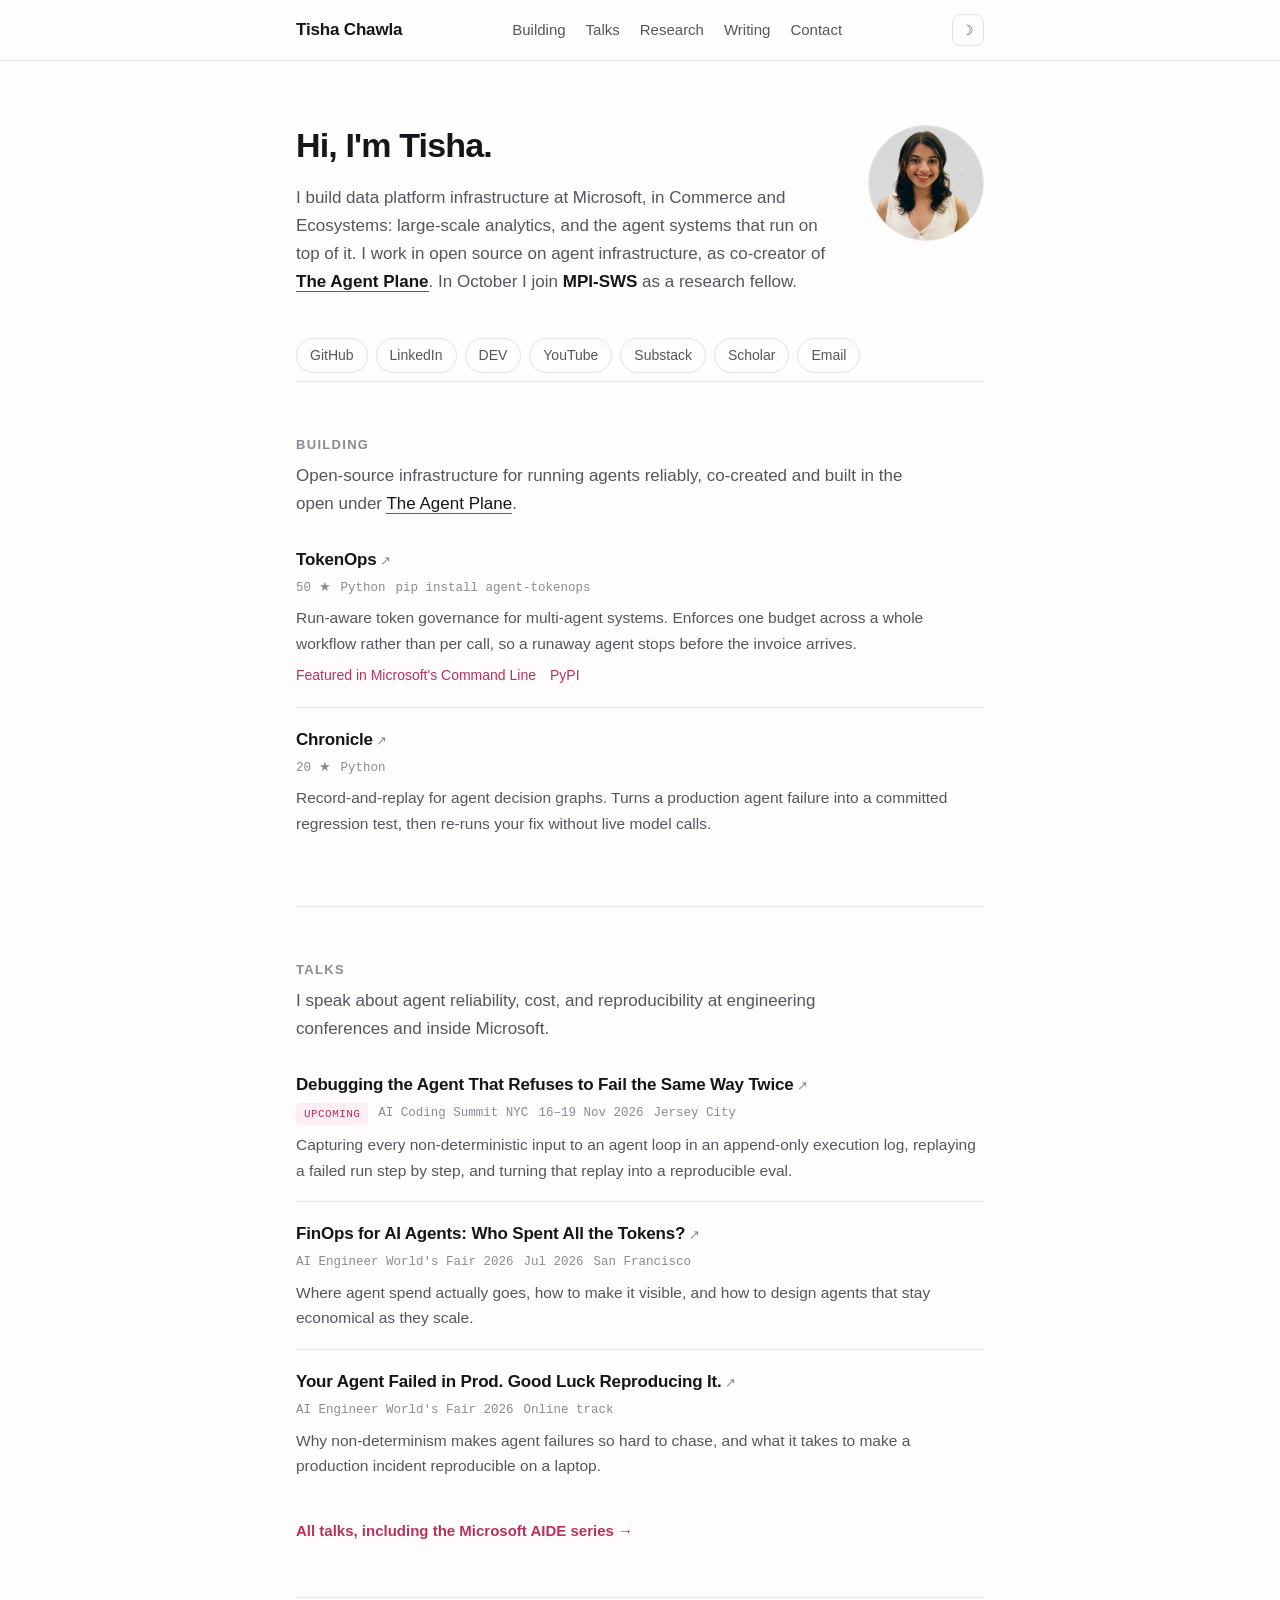
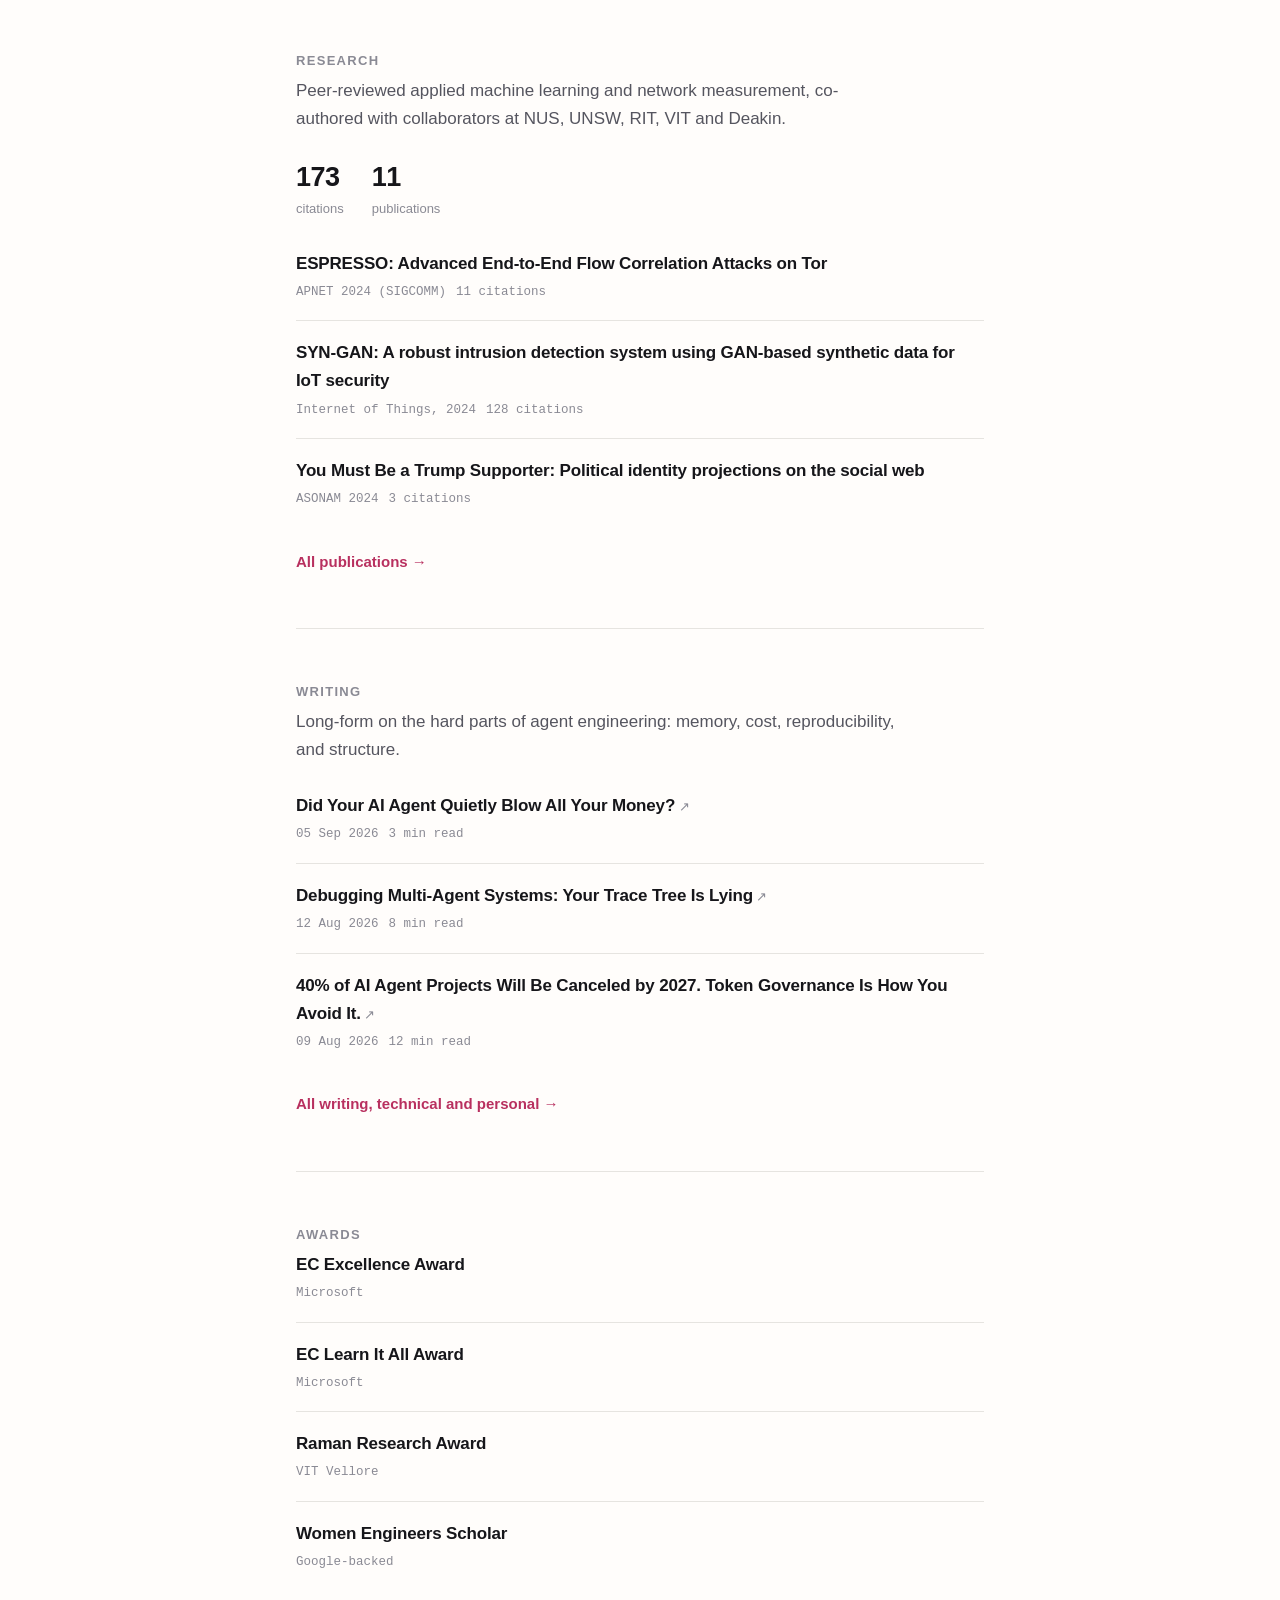
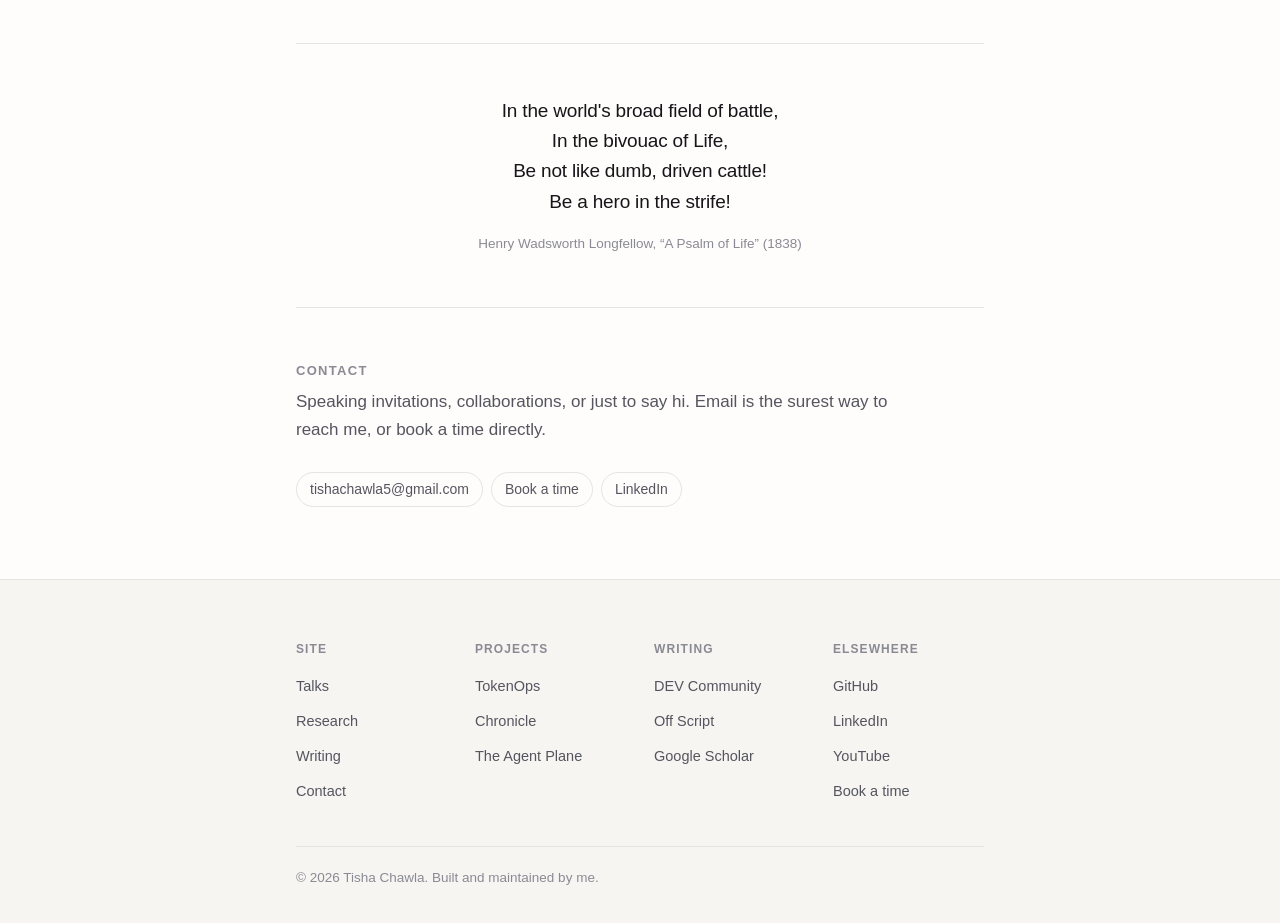
<file: index.html>
<!DOCTYPE html>
<html lang="en">
<head>
<meta charset="utf-8" />
<meta name="viewport" content="width=device-width, initial-scale=1" />
<title>Tisha Chawla</title>
<meta name="description" content="Tisha Chawla builds data platform infrastructure at Microsoft, in Commerce and Ecosystems, and works in open source on agent infrastructure as co-creator of The Agent Plane. Incoming research fellow at MPI-SWS." />
<link rel="canonical" href="https://tishachawla.com/" />
<meta property="og:type" content="profile" />
<meta property="og:title" content="Tisha Chawla" />
<meta property="og:description" content="Software engineer at Microsoft, incoming research fellow at MPI-SWS. I work in open source on agent infrastructure, as co-creator of The Agent Plane." />
<meta property="og:url" content="https://tishachawla.com/" />
<meta property="og:image" content="https://tishachawla.com/profile.png" />
<meta name="twitter:card" content="summary" />
<link rel="icon" href="profile.png" />
<link rel="stylesheet" href="assets/style.css" />
<script>
  (function () {
    var s = null;
    try { s = localStorage.getItem('theme'); } catch (e) {}
    var d = window.matchMedia && window.matchMedia('(prefers-color-scheme: dark)').matches;
    document.documentElement.setAttribute('data-theme', s || (d ? 'dark' : 'light'));
  })();
</script>
</head>
<body>
<a class="skip" href="#main">Skip to content</a>

<nav class="nav">
  <div class="nav-in">
    <a class="home" href="./">Tisha Chawla</a>
    <div class="nav-links">
      <a href="#building">Building</a>
      <a href="talks/">Talks</a>
      <a href="research/">Research</a>
      <a href="writing/">Writing</a>
      <a href="#contact">Contact</a>
    </div>
    <button class="tog" type="button" aria-label="Toggle theme">&#9789;</button>
  </div>
</nav>

<main id="main">
<div class="wrap">

  <header class="hero">
    <div class="hero-top">
      <div>
        <h1>Hi, I'm Tisha.</h1>
        <p>I build data platform infrastructure at Microsoft, in Commerce and Ecosystems: large-scale analytics, and the agent systems that run on top of it. I work in open source on agent infrastructure, as co-creator of <a href="https://github.com/theagentplane">The Agent Plane</a>. In October I join <strong>MPI-SWS</strong> as a research fellow.</p>
      </div>
      <img class="avatar" src="profile.png" alt="Tisha Chawla" width="116" height="116" />
    </div>

    <div class="social">
      <a href="https://github.com/theagentplane">GitHub</a>
      <a href="https://www.linkedin.com/in/tisha-chawla/">LinkedIn</a>
      <a href="https://dev.to/tisha">DEV</a>
      <a href="https://www.youtube.com/@tisha_talks_tech">YouTube</a>
      <a href="https://tishachawla.substack.com/">Substack</a>
      <a href="https://scholar.google.com/citations?user=1RlfxgwAAAAJ&amp;hl=en">Scholar</a>
      <a href="mailto:tishachawla5@gmail.com">Email</a>
    </div>
  </header>

  <section class="sec" id="building">
    <h2>Building</h2>
    <p class="lede">Open-source infrastructure for running agents reliably, co-created and built in the open under <a href="https://github.com/theagentplane">The Agent Plane</a>.</p>
    <ul class="list">
      <li>
        <a class="it-title" href="https://github.com/theagentplane/tokenops">TokenOps</a>
        <div class="it-meta"><span data-repo="theagentplane/tokenops">50 &#9733;</span><span>Python</span><span>pip install agent-tokenops</span></div>
        <p class="it-desc">Run-aware token governance for multi-agent systems. Enforces one budget across a whole workflow rather than per call, so a runaway agent stops before the invoice arrives.</p>
        <div class="it-links">
          <a href="https://commandline.microsoft.com/tokenops-real-time-run-scoped-cost-control-ai-agents/">Featured in Microsoft's Command Line</a>
          <a href="https://pypi.org/project/agent-tokenops/">PyPI</a>
        </div>
      </li>
      <li>
        <a class="it-title" href="https://github.com/theagentplane/chronicle">Chronicle</a>
        <div class="it-meta"><span data-repo="theagentplane/chronicle">20 &#9733;</span><span>Python</span></div>
        <p class="it-desc">Record-and-replay for agent decision graphs. Turns a production agent failure into a committed regression test, then re-runs your fix without live model calls.</p>
      </li>
    </ul>
  </section>

  <section class="sec" id="talks">
    <h2>Talks</h2>
    <p class="lede">I speak about agent reliability, cost, and reproducibility at engineering conferences and inside Microsoft.</p>
    <ul class="list">
      <li>
        <a class="it-title" href="https://aicodingsummit.com/nyc/">Debugging the Agent That Refuses to Fail the Same Way Twice</a>
        <div class="it-meta"><span class="tag">Upcoming</span><span>AI Coding Summit NYC</span><span>16&ndash;19 Nov 2026</span><span>Jersey City</span></div>
        <p class="it-desc">Capturing every non-deterministic input to an agent loop in an append-only execution log, replaying a failed run step by step, and turning that replay into a reproducible eval.</p>
      </li>
      <li>
        <a class="it-title" href="https://www.youtube.com/watch?v=GJX19pNhmSw">FinOps for AI Agents: Who Spent All the Tokens?</a>
        <div class="it-meta"><span>AI Engineer World's Fair 2026</span><span>Jul 2026</span><span>San Francisco</span></div>
        <p class="it-desc">Where agent spend actually goes, how to make it visible, and how to design agents that stay economical as they scale.</p>
      </li>
      <li>
        <a class="it-title" href="https://www.youtube.com/watch?v=Lc8zRh9muoY">Your Agent Failed in Prod. Good Luck Reproducing It.</a>
        <div class="it-meta"><span>AI Engineer World's Fair 2026</span><span>Online track</span></div>
        <p class="it-desc">Why non-determinism makes agent failures so hard to chase, and what it takes to make a production incident reproducible on a laptop.</p>
      </li>
    </ul>
    <a class="more" href="talks/">All talks, including the Microsoft AIDE series &rarr;</a>
  </section>

  <section class="sec" id="research">
    <h2>Research</h2>
    <p class="lede">Peer-reviewed applied machine learning and network measurement, co-authored with collaborators at NUS, UNSW, RIT, VIT and Deakin.</p>
    <div class="stats">
      <div class="stat"><span class="n">173</span><span class="l">citations</span></div>
      <div class="stat"><span class="n">11</span><span class="l">publications</span></div>
    </div>
    <ul class="list">
      <li>
        <span class="it-title">ESPRESSO: Advanced End-to-End Flow Correlation Attacks on Tor</span>
        <div class="it-meta"><span>APNET 2024 (SIGCOMM)</span><span>11 citations</span></div>
      </li>
      <li>
        <span class="it-title">SYN-GAN: A robust intrusion detection system using GAN-based synthetic data for IoT security</span>
        <div class="it-meta"><span>Internet of Things, 2024</span><span>128 citations</span></div>
      </li>
      <li>
        <span class="it-title">You Must Be a Trump Supporter: Political identity projections on the social web</span>
        <div class="it-meta"><span>ASONAM 2024</span><span>3 citations</span></div>
      </li>
    </ul>
    <a class="more" href="research/">All publications &rarr;</a>
  </section>

  <section class="sec" id="writing">
    <h2>Writing</h2>
    <p class="lede">Long-form on the hard parts of agent engineering: memory, cost, reproducibility, and structure.</p>
    <ul class="list">
      <li>
        <a class="it-title" href="https://dev.to/tisha/did-your-ai-agent-quietly-blow-all-your-money-5e9c">Did Your AI Agent Quietly Blow All Your Money?</a>
        <div class="it-meta"><span>05 Sep 2026</span><span>3 min read</span></div>
      </li>
      <li>
        <a class="it-title" href="https://dev.to/tisha/debugging-multi-agent-systems-your-trace-tree-is-lying-1oi9">Debugging Multi-Agent Systems: Your Trace Tree Is Lying</a>
        <div class="it-meta"><span>12 Aug 2026</span><span>8 min read</span></div>
      </li>
      <li>
        <a class="it-title" href="https://dev.to/tisha/40-of-ai-agent-projects-will-be-canceled-by-2027-token-governance-is-how-you-avoid-it-38id">40% of AI Agent Projects Will Be Canceled by 2027. Token Governance Is How You Avoid It.</a>
        <div class="it-meta"><span>09 Aug 2026</span><span>12 min read</span></div>
      </li>
    </ul>
    <a class="more" href="writing/">All writing, technical and personal &rarr;</a>
  </section>

  <section class="sec" id="awards">
    <h2>Awards</h2>
    <ul class="list">
      <li>
        <span class="it-title">EC Excellence Award</span>
        <div class="it-meta"><span>Microsoft</span></div>
      </li>
      <li>
        <span class="it-title">EC Learn It All Award</span>
        <div class="it-meta"><span>Microsoft</span></div>
      </li>
      <li>
        <span class="it-title">Raman Research Award</span>
        <div class="it-meta"><span>VIT Vellore</span></div>
      </li>
      <li>
        <span class="it-title">Women Engineers Scholar</span>
        <div class="it-meta"><span>Google-backed</span></div>
      </li>
    </ul>
  </section>

</div>

<div class="wrap">
  <section class="quote">
    <blockquote>In the world's broad field of battle,
  In the bivouac of Life,
Be not like dumb, driven cattle!
  Be a hero in the strife!</blockquote>
    <cite>Henry Wadsworth Longfellow, &ldquo;A Psalm of Life&rdquo; (1838)</cite>
  </section>
</div>

<div class="wrap">
  <section class="sec" id="contact">
    <h2>Contact</h2>
    <p class="lede">Speaking invitations, collaborations, or just to say hi. Email is the surest way to reach me, or book a time directly.</p>
    <div class="social">
      <a href="mailto:tishachawla5@gmail.com">tishachawla5@gmail.com</a>
      <a href="https://calendly.com/tishachawla5/tisha-chawla">Book a time</a>
      <a href="https://www.linkedin.com/in/tisha-chawla/">LinkedIn</a>
    </div>
  </section>
</div>
</main>

<footer class="foot">
  <div class="wrap">
    <div class="foot-cols">
      <div>
        <h4>Site</h4>
        <ul>
          <li><a href="talks/">Talks</a></li>
          <li><a href="research/">Research</a></li>
          <li><a href="writing/">Writing</a></li>
          <li><a href="#contact">Contact</a></li>
        </ul>
      </div>
      <div>
        <h4>Projects</h4>
        <ul>
          <li><a href="https://github.com/theagentplane/tokenops">TokenOps</a></li>
          <li><a href="https://github.com/theagentplane/chronicle">Chronicle</a></li>
          <li><a href="https://github.com/theagentplane">The Agent Plane</a></li>
        </ul>
      </div>
      <div>
        <h4>Writing</h4>
        <ul>
          <li><a href="https://dev.to/tisha">DEV Community</a></li>
          <li><a href="https://tishachawla.substack.com/">Off Script</a></li>
          <li><a href="https://scholar.google.com/citations?user=1RlfxgwAAAAJ&amp;hl=en">Google Scholar</a></li>
        </ul>
      </div>
      <div>
        <h4>Elsewhere</h4>
        <ul>
          <li><a href="https://github.com/tishachawla-jg">GitHub</a></li>
          <li><a href="https://www.linkedin.com/in/tisha-chawla/">LinkedIn</a></li>
          <li><a href="https://www.youtube.com/@tisha_talks_tech">YouTube</a></li>
          <li><a href="https://calendly.com/tishachawla5/tisha-chawla">Book a time</a></li>
        </ul>
      </div>
    </div>
    <p class="foot-base">&copy; <span id="year">2026</span> Tisha Chawla. Built and maintained by me.</p>
  </div>
</footer>

<script src="assets/main.js"></script>
</body>
</html>
</file>
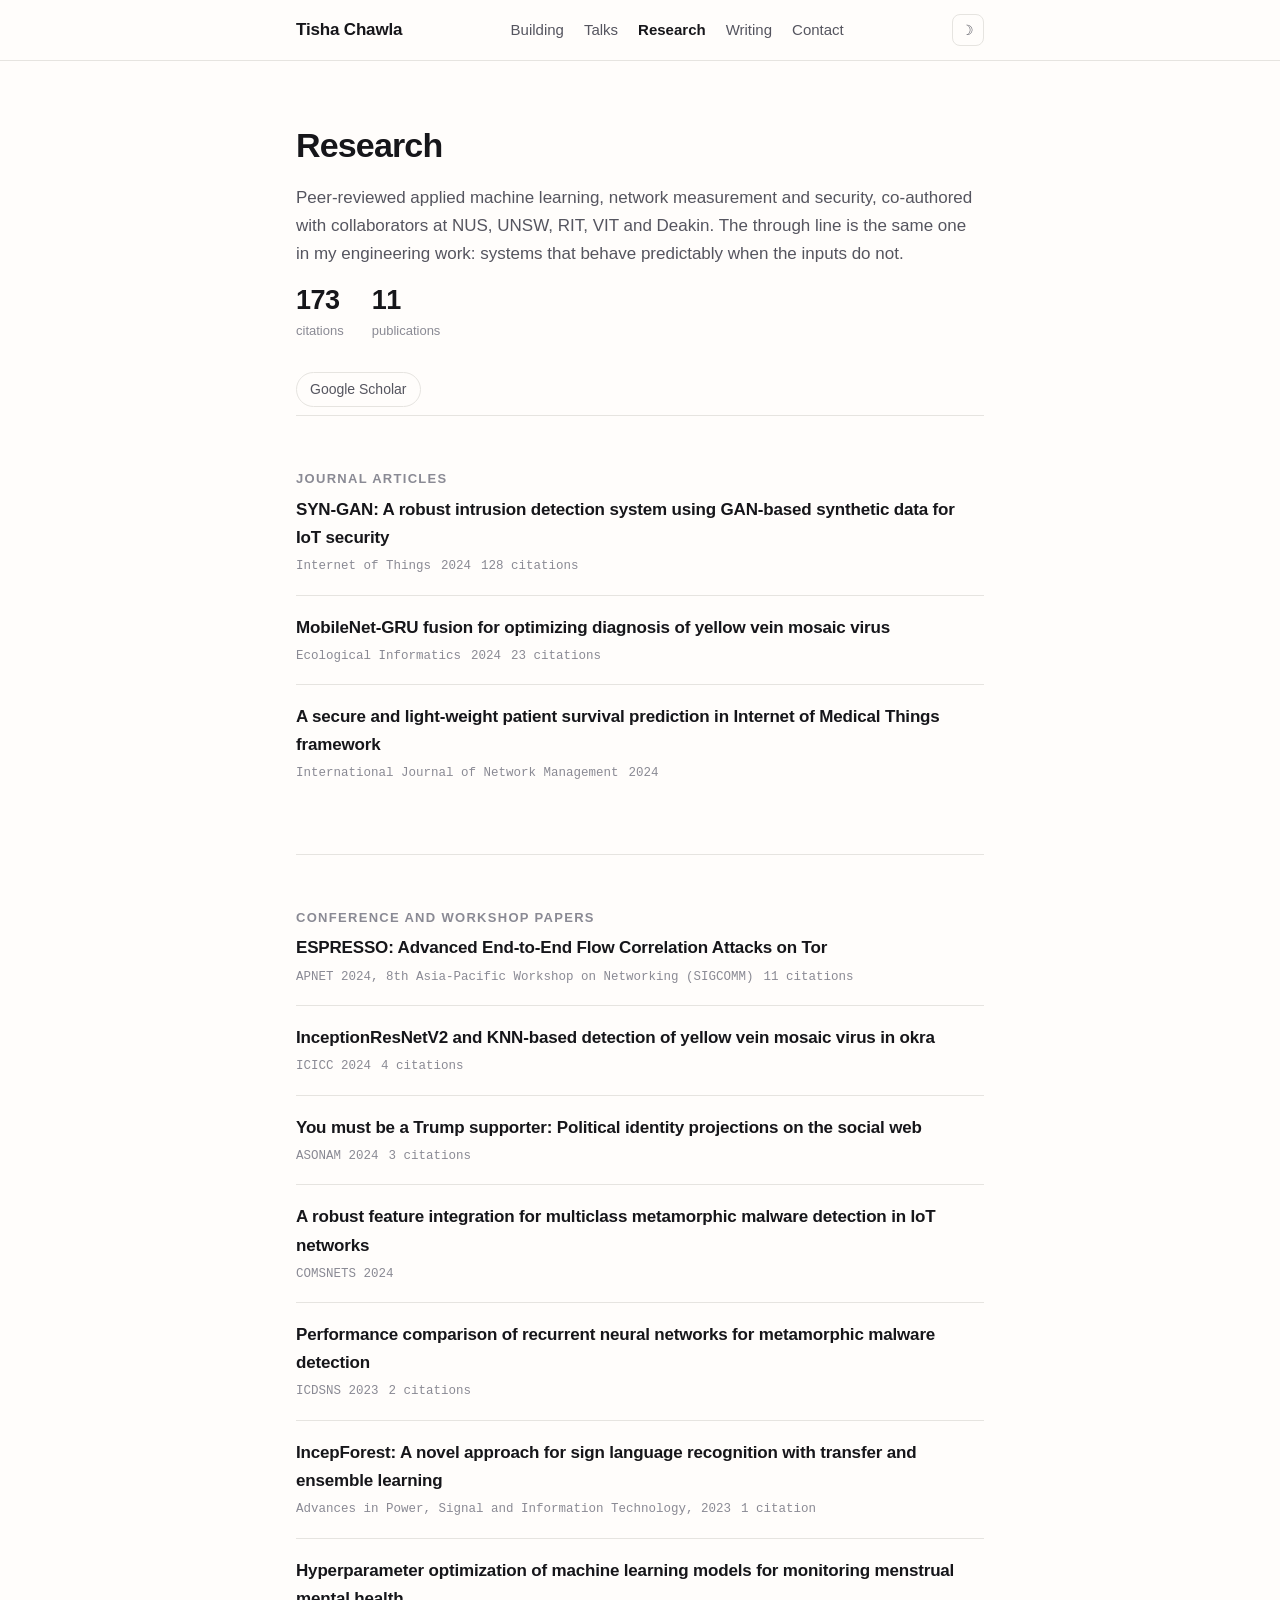
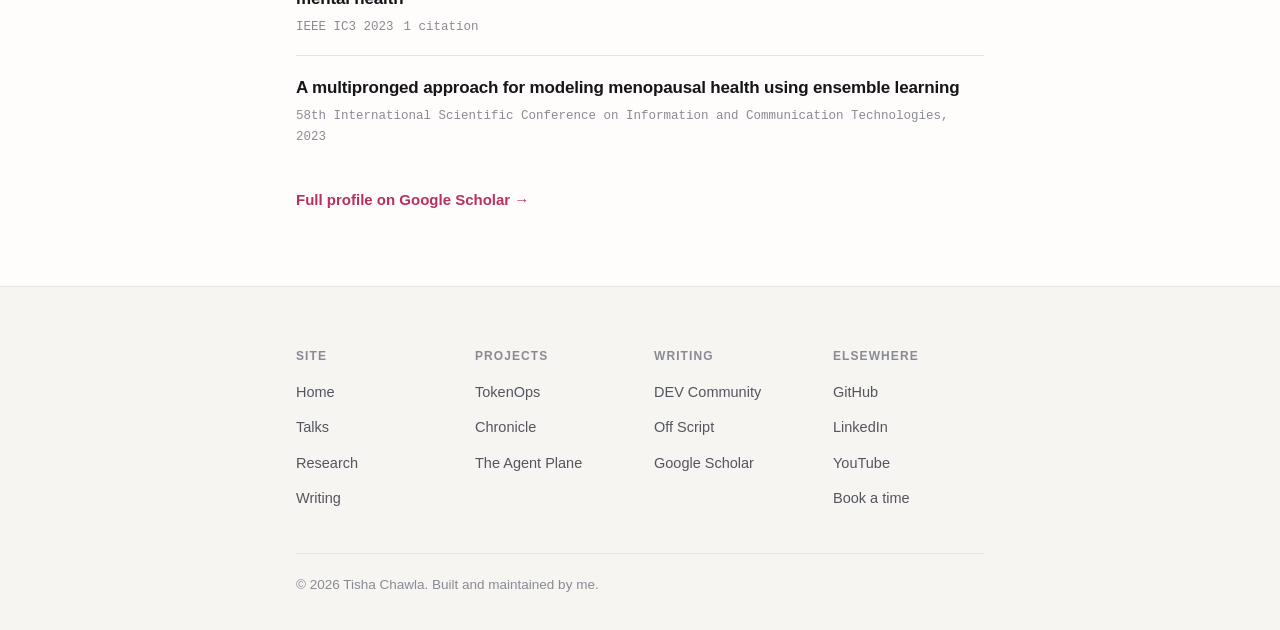
<file: research/index.html>
<!DOCTYPE html>
<html lang="en">
<head>
<meta charset="utf-8" />
<meta name="viewport" content="width=device-width, initial-scale=1" />
<title>Research &middot; Tisha Chawla</title>
<meta name="description" content="Peer-reviewed publications by Tisha Chawla in applied machine learning, network measurement and security. 11 papers, 173 citations." />
<link rel="canonical" href="https://tishachawla.com/research/" />
<meta property="og:type" content="website" />
<meta property="og:title" content="Research &middot; Tisha Chawla" />
<meta property="og:description" content="Peer-reviewed publications in applied machine learning, network measurement and security. 11 papers, 173 citations." />
<meta property="og:url" content="https://tishachawla.com/research/" />
<meta property="og:image" content="https://tishachawla.com/profile.png" />
<meta name="twitter:card" content="summary" />
<link rel="icon" href="../profile.png" />
<link rel="stylesheet" href="../assets/style.css" />
<script>
  (function () {
    var s = null;
    try { s = localStorage.getItem('theme'); } catch (e) {}
    var d = window.matchMedia && window.matchMedia('(prefers-color-scheme: dark)').matches;
    document.documentElement.setAttribute('data-theme', s || (d ? 'dark' : 'light'));
  })();
</script>
</head>
<body>
<a class="skip" href="#main">Skip to content</a>

<nav class="nav">
  <div class="nav-in">
    <a class="home" href="../">Tisha Chawla</a>
    <div class="nav-links">
      <a href="../#building">Building</a>
      <a href="../talks/">Talks</a>
      <a href="./" aria-current="page">Research</a>
      <a href="../writing/">Writing</a>
      <a href="../#contact">Contact</a>
    </div>
    <button class="tog" type="button" aria-label="Toggle theme">&#9789;</button>
  </div>
</nav>

<main id="main">
<div class="wrap">

  <header class="hero">
    <h1>Research</h1>
    <p>Peer-reviewed applied machine learning, network measurement and security, co-authored with collaborators at NUS, UNSW, RIT, VIT and Deakin. The through line is the same one in my engineering work: systems that behave predictably when the inputs do not.</p>
    <div class="stats">
      <div class="stat"><span class="n">173</span><span class="l">citations</span></div>
      <div class="stat"><span class="n">11</span><span class="l">publications</span></div>
    </div>
    <div class="social">
      <a href="https://scholar.google.com/citations?user=1RlfxgwAAAAJ&amp;hl=en">Google Scholar</a>
    </div>
  </header>

  <section class="sec">
    <h2>Journal articles</h2>
    <ul class="list">
      <li>
        <span class="it-title">SYN-GAN: A robust intrusion detection system using GAN-based synthetic data for IoT security</span>
        <div class="it-meta"><span>Internet of Things</span><span>2024</span><span>128 citations</span></div>
      </li>
      <li>
        <span class="it-title">MobileNet-GRU fusion for optimizing diagnosis of yellow vein mosaic virus</span>
        <div class="it-meta"><span>Ecological Informatics</span><span>2024</span><span>23 citations</span></div>
      </li>
      <li>
        <span class="it-title">A secure and light-weight patient survival prediction in Internet of Medical Things framework</span>
        <div class="it-meta"><span>International Journal of Network Management</span><span>2024</span></div>
      </li>
    </ul>
  </section>

  <section class="sec">
    <h2>Conference and workshop papers</h2>
    <ul class="list">
      <li>
        <span class="it-title">ESPRESSO: Advanced End-to-End Flow Correlation Attacks on Tor</span>
        <div class="it-meta"><span>APNET 2024, 8th Asia-Pacific Workshop on Networking (SIGCOMM)</span><span>11 citations</span></div>
      </li>
      <li>
        <span class="it-title">InceptionResNetV2 and KNN-based detection of yellow vein mosaic virus in okra</span>
        <div class="it-meta"><span>ICICC 2024</span><span>4 citations</span></div>
      </li>
      <li>
        <span class="it-title">You must be a Trump supporter: Political identity projections on the social web</span>
        <div class="it-meta"><span>ASONAM 2024</span><span>3 citations</span></div>
      </li>
      <li>
        <span class="it-title">A robust feature integration for multiclass metamorphic malware detection in IoT networks</span>
        <div class="it-meta"><span>COMSNETS 2024</span></div>
      </li>
      <li>
        <span class="it-title">Performance comparison of recurrent neural networks for metamorphic malware detection</span>
        <div class="it-meta"><span>ICDSNS 2023</span><span>2 citations</span></div>
      </li>
      <li>
        <span class="it-title">IncepForest: A novel approach for sign language recognition with transfer and ensemble learning</span>
        <div class="it-meta"><span>Advances in Power, Signal and Information Technology, 2023</span><span>1 citation</span></div>
      </li>
      <li>
        <span class="it-title">Hyperparameter optimization of machine learning models for monitoring menstrual mental health</span>
        <div class="it-meta"><span>IEEE IC3 2023</span><span>1 citation</span></div>
      </li>
      <li>
        <span class="it-title">A multipronged approach for modeling menopausal health using ensemble learning</span>
        <div class="it-meta"><span>58th International Scientific Conference on Information and Communication Technologies, 2023</span></div>
      </li>
    </ul>
    <a class="more" href="https://scholar.google.com/citations?user=1RlfxgwAAAAJ&amp;hl=en">Full profile on Google Scholar &rarr;</a>
  </section>

</div>
</main>

<footer class="foot">
  <div class="wrap">
    <div class="foot-cols">
      <div>
        <h4>Site</h4>
        <ul>
          <li><a href="../">Home</a></li>
          <li><a href="../talks/">Talks</a></li>
          <li><a href="./">Research</a></li>
          <li><a href="../writing/">Writing</a></li>
        </ul>
      </div>
      <div>
        <h4>Projects</h4>
        <ul>
          <li><a href="https://github.com/theagentplane/tokenops">TokenOps</a></li>
          <li><a href="https://github.com/theagentplane/chronicle">Chronicle</a></li>
          <li><a href="https://github.com/theagentplane">The Agent Plane</a></li>
        </ul>
      </div>
      <div>
        <h4>Writing</h4>
        <ul>
          <li><a href="https://dev.to/tisha">DEV Community</a></li>
          <li><a href="https://tishachawla.substack.com/">Off Script</a></li>
          <li><a href="https://scholar.google.com/citations?user=1RlfxgwAAAAJ&amp;hl=en">Google Scholar</a></li>
        </ul>
      </div>
      <div>
        <h4>Elsewhere</h4>
        <ul>
          <li><a href="https://github.com/tishachawla-jg">GitHub</a></li>
          <li><a href="https://www.linkedin.com/in/tisha-chawla/">LinkedIn</a></li>
          <li><a href="https://www.youtube.com/@tisha_talks_tech">YouTube</a></li>
          <li><a href="https://calendly.com/tishachawla5/tisha-chawla">Book a time</a></li>
        </ul>
      </div>
    </div>
    <p class="foot-base">&copy; <span id="year">2026</span> Tisha Chawla. Built and maintained by me.</p>
  </div>
</footer>

<script src="../assets/main.js"></script>
</body>
</html>
</file>
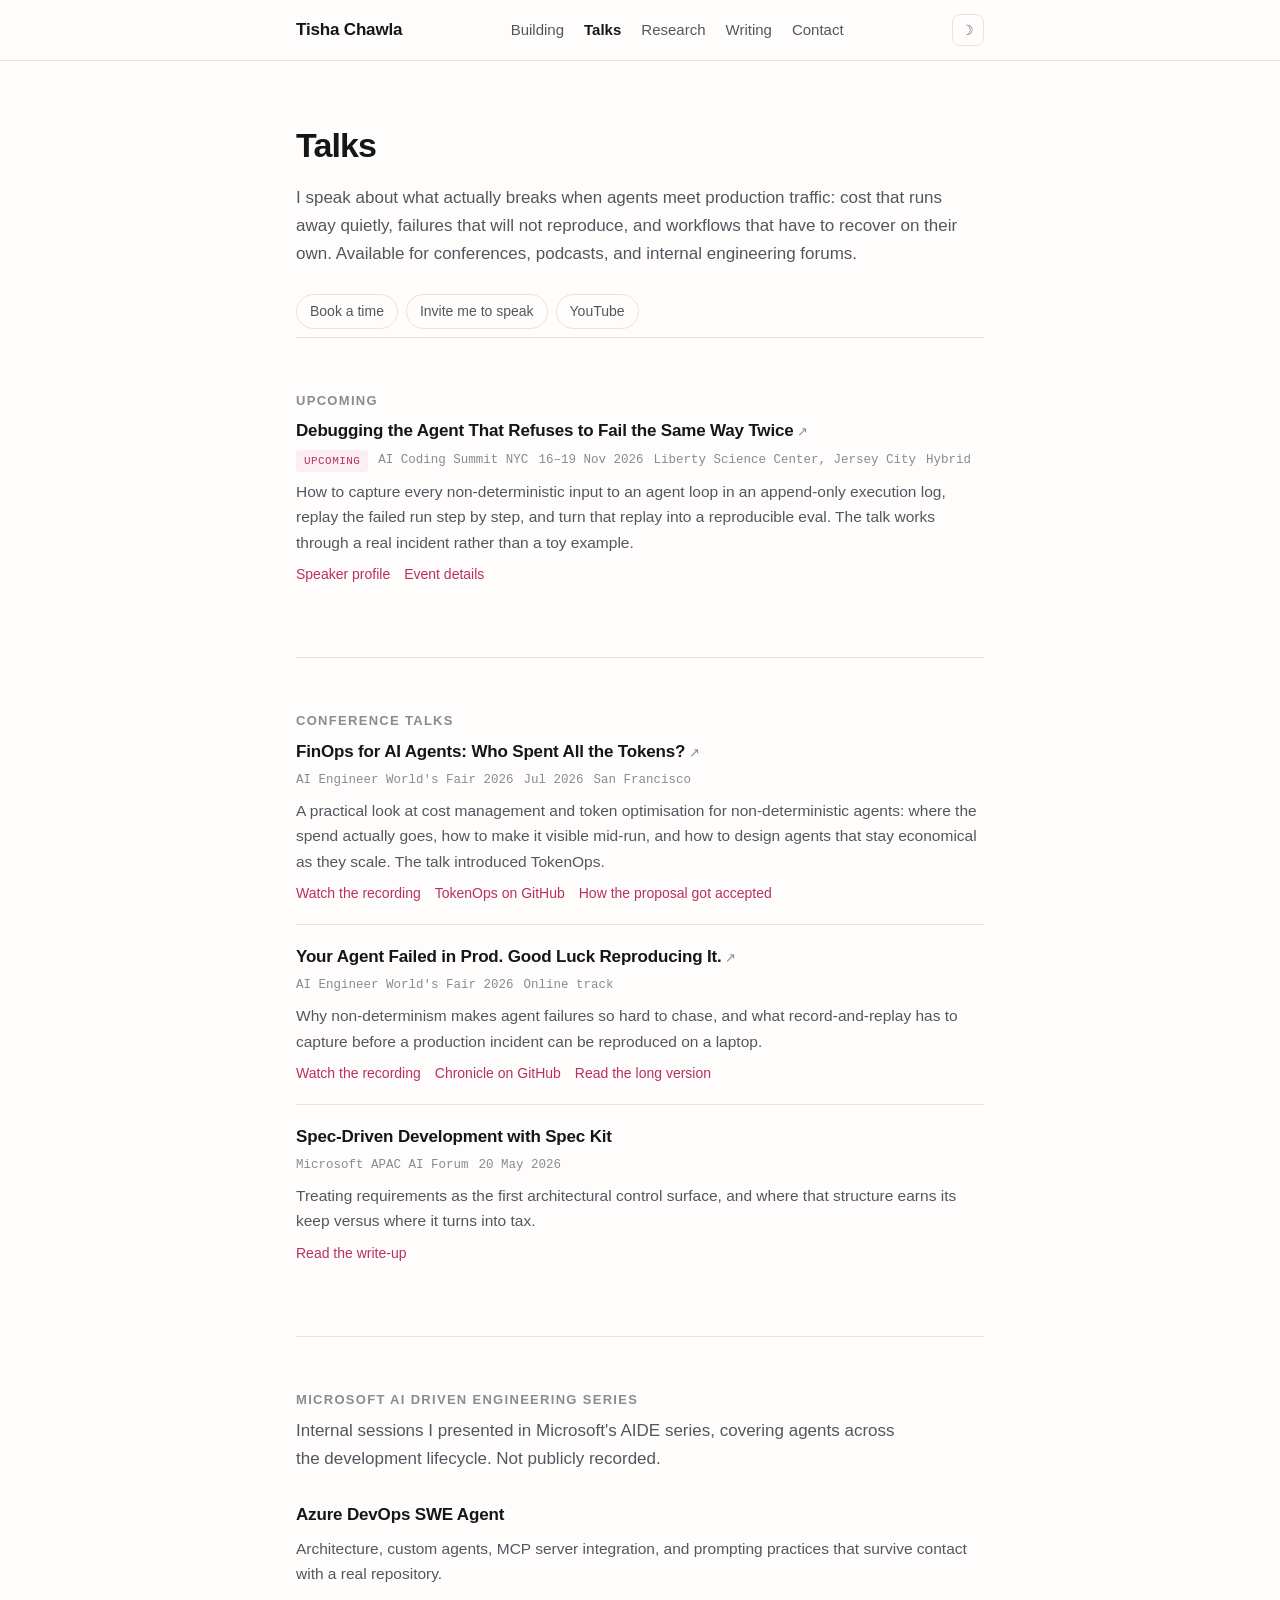
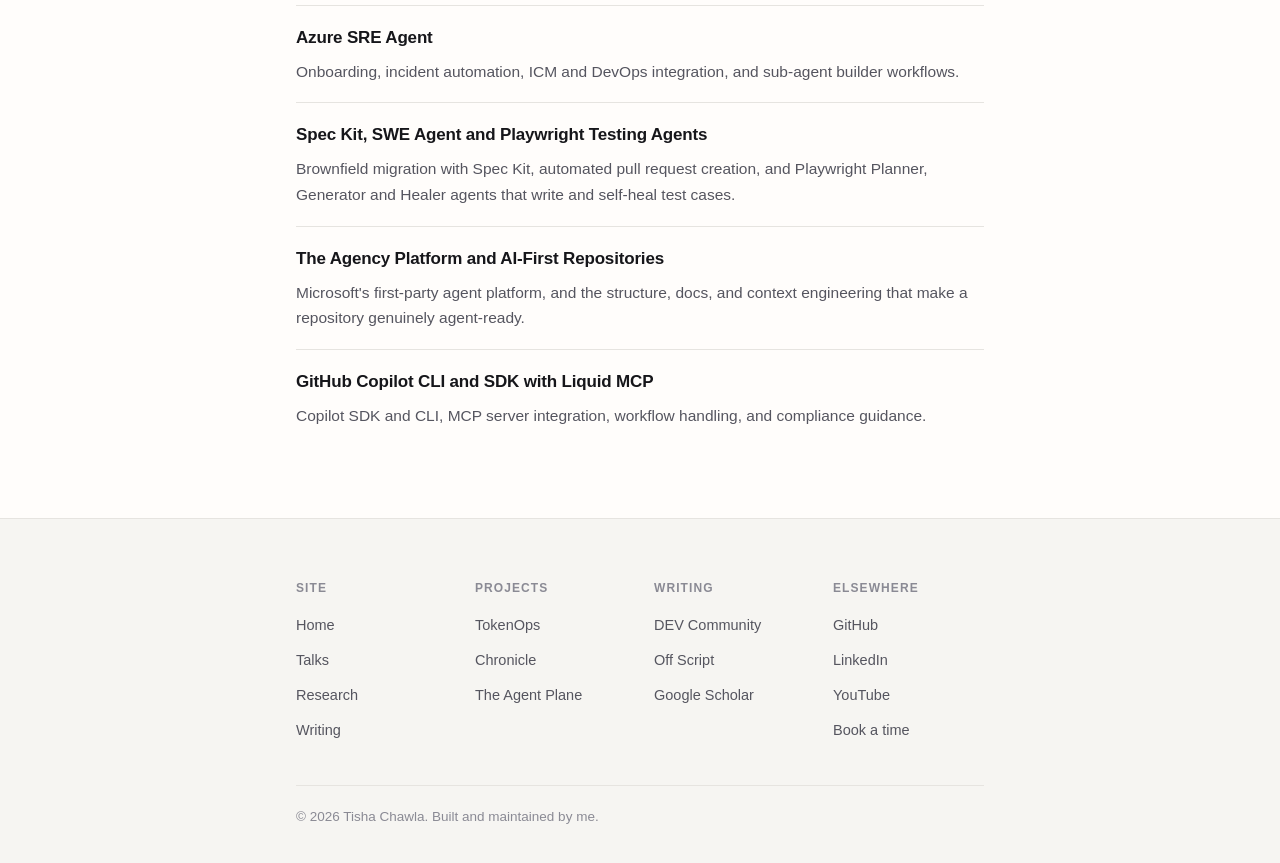
<file: talks/index.html>
<!DOCTYPE html>
<html lang="en">
<head>
<meta charset="utf-8" />
<meta name="viewport" content="width=device-width, initial-scale=1" />
<title>Talks &middot; Tisha Chawla</title>
<meta name="description" content="Conference talks and internal Microsoft sessions by Tisha Chawla on agent reliability, cost governance, and reproducible execution." />
<link rel="canonical" href="https://tishachawla.com/talks/" />
<meta property="og:type" content="website" />
<meta property="og:title" content="Talks &middot; Tisha Chawla" />
<meta property="og:description" content="Conference talks and internal Microsoft sessions on agent reliability, cost governance, and reproducible execution." />
<meta property="og:url" content="https://tishachawla.com/talks/" />
<meta property="og:image" content="https://tishachawla.com/profile.png" />
<meta name="twitter:card" content="summary" />
<link rel="icon" href="../profile.png" />
<link rel="stylesheet" href="../assets/style.css" />
<script>
  (function () {
    var s = null;
    try { s = localStorage.getItem('theme'); } catch (e) {}
    var d = window.matchMedia && window.matchMedia('(prefers-color-scheme: dark)').matches;
    document.documentElement.setAttribute('data-theme', s || (d ? 'dark' : 'light'));
  })();
</script>
</head>
<body>
<a class="skip" href="#main">Skip to content</a>

<nav class="nav">
  <div class="nav-in">
    <a class="home" href="../">Tisha Chawla</a>
    <div class="nav-links">
      <a href="../#building">Building</a>
      <a href="./" aria-current="page">Talks</a>
      <a href="../research/">Research</a>
      <a href="../writing/">Writing</a>
      <a href="../#contact">Contact</a>
    </div>
    <button class="tog" type="button" aria-label="Toggle theme">&#9789;</button>
  </div>
</nav>

<main id="main">
<div class="wrap">

  <header class="hero">
    <h1>Talks</h1>
    <p>I speak about what actually breaks when agents meet production traffic: cost that runs away quietly, failures that will not reproduce, and workflows that have to recover on their own. Available for conferences, podcasts, and internal engineering forums.</p>
    <div class="social">
      <a href="https://calendly.com/tishachawla5/tisha-chawla">Book a time</a>
      <a href="mailto:tishachawla5@gmail.com">Invite me to speak</a>
      <a href="https://www.youtube.com/@tisha_talks_tech">YouTube</a>
    </div>
  </header>

  <section class="sec">
    <h2>Upcoming</h2>
    <ul class="list">
      <li>
        <a class="it-title" href="https://aicodingsummit.com/nyc/">Debugging the Agent That Refuses to Fail the Same Way Twice</a>
        <div class="it-meta"><span class="tag">Upcoming</span><span>AI Coding Summit NYC</span><span>16&ndash;19 Nov 2026</span><span>Liberty Science Center, Jersey City</span><span>Hybrid</span></div>
        <p class="it-desc">How to capture every non-deterministic input to an agent loop in an append-only execution log, replay the failed run step by step, and turn that replay into a reproducible eval. The talk works through a real incident rather than a toy example.</p>
        <div class="it-links">
          <a href="https://gitnation.com/person/tisha_chawla">Speaker profile</a>
          <a href="https://aicodingsummit.com/nyc/">Event details</a>
        </div>
      </li>
    </ul>
  </section>

  <section class="sec">
    <h2>Conference talks</h2>
    <ul class="list">
      <li>
        <a class="it-title" href="https://www.youtube.com/watch?v=GJX19pNhmSw">FinOps for AI Agents: Who Spent All the Tokens?</a>
        <div class="it-meta"><span>AI Engineer World's Fair 2026</span><span>Jul 2026</span><span>San Francisco</span></div>
        <p class="it-desc">A practical look at cost management and token optimisation for non-deterministic agents: where the spend actually goes, how to make it visible mid-run, and how to design agents that stay economical as they scale. The talk introduced TokenOps.</p>
        <div class="it-links">
          <a href="https://www.youtube.com/watch?v=GJX19pNhmSw">Watch the recording</a>
          <a href="https://github.com/theagentplane/tokenops">TokenOps on GitHub</a>
          <a href="https://tishachawla.substack.com/p/speaking-at-ai-engineer-worlds-fair">How the proposal got accepted</a>
        </div>
      </li>
      <li>
        <a class="it-title" href="https://www.youtube.com/watch?v=Lc8zRh9muoY">Your Agent Failed in Prod. Good Luck Reproducing It.</a>
        <div class="it-meta"><span>AI Engineer World's Fair 2026</span><span>Online track</span></div>
        <p class="it-desc">Why non-determinism makes agent failures so hard to chase, and what record-and-replay has to capture before a production incident can be reproduced on a laptop.</p>
        <div class="it-links">
          <a href="https://www.youtube.com/watch?v=Lc8zRh9muoY">Watch the recording</a>
          <a href="https://github.com/theagentplane/chronicle">Chronicle on GitHub</a>
          <a href="https://dev.to/tisha/your-agent-failed-in-prod-good-luck-reproducing-it-56ci">Read the long version</a>
        </div>
      </li>
      <li>
        <span class="it-title">Spec-Driven Development with Spec Kit</span>
        <div class="it-meta"><span>Microsoft APAC AI Forum</span><span>20 May 2026</span></div>
        <p class="it-desc">Treating requirements as the first architectural control surface, and where that structure earns its keep versus where it turns into tax.</p>
        <div class="it-links">
          <a href="https://dev.to/tisha/spec-driven-development-when-structure-helps-and-when-it-becomes-tax-1f66">Read the write-up</a>
        </div>
      </li>
    </ul>
  </section>

  <section class="sec">
    <h2>Microsoft AI Driven Engineering series</h2>
    <p class="lede">Internal sessions I presented in Microsoft's AIDE series, covering agents across the development lifecycle. Not publicly recorded.</p>
    <ul class="list">
      <li>
        <span class="it-title">Azure DevOps SWE Agent</span>
        <p class="it-desc">Architecture, custom agents, MCP server integration, and prompting practices that survive contact with a real repository.</p>
      </li>
      <li>
        <span class="it-title">Azure SRE Agent</span>
        <p class="it-desc">Onboarding, incident automation, ICM and DevOps integration, and sub-agent builder workflows.</p>
      </li>
      <li>
        <span class="it-title">Spec Kit, SWE Agent and Playwright Testing Agents</span>
        <p class="it-desc">Brownfield migration with Spec Kit, automated pull request creation, and Playwright Planner, Generator and Healer agents that write and self-heal test cases.</p>
      </li>
      <li>
        <span class="it-title">The Agency Platform and AI-First Repositories</span>
        <p class="it-desc">Microsoft's first-party agent platform, and the structure, docs, and context engineering that make a repository genuinely agent-ready.</p>
      </li>
      <li>
        <span class="it-title">GitHub Copilot CLI and SDK with Liquid MCP</span>
        <p class="it-desc">Copilot SDK and CLI, MCP server integration, workflow handling, and compliance guidance.</p>
      </li>
    </ul>
  </section>

</div>
</main>

<footer class="foot">
  <div class="wrap">
    <div class="foot-cols">
      <div>
        <h4>Site</h4>
        <ul>
          <li><a href="../">Home</a></li>
          <li><a href="./">Talks</a></li>
          <li><a href="../research/">Research</a></li>
          <li><a href="../writing/">Writing</a></li>
        </ul>
      </div>
      <div>
        <h4>Projects</h4>
        <ul>
          <li><a href="https://github.com/theagentplane/tokenops">TokenOps</a></li>
          <li><a href="https://github.com/theagentplane/chronicle">Chronicle</a></li>
          <li><a href="https://github.com/theagentplane">The Agent Plane</a></li>
        </ul>
      </div>
      <div>
        <h4>Writing</h4>
        <ul>
          <li><a href="https://dev.to/tisha">DEV Community</a></li>
          <li><a href="https://tishachawla.substack.com/">Off Script</a></li>
          <li><a href="https://scholar.google.com/citations?user=1RlfxgwAAAAJ&amp;hl=en">Google Scholar</a></li>
        </ul>
      </div>
      <div>
        <h4>Elsewhere</h4>
        <ul>
          <li><a href="https://github.com/tishachawla-jg">GitHub</a></li>
          <li><a href="https://www.linkedin.com/in/tisha-chawla/">LinkedIn</a></li>
          <li><a href="https://www.youtube.com/@tisha_talks_tech">YouTube</a></li>
          <li><a href="https://calendly.com/tishachawla5/tisha-chawla">Book a time</a></li>
        </ul>
      </div>
    </div>
    <p class="foot-base">&copy; <span id="year">2026</span> Tisha Chawla. Built and maintained by me.</p>
  </div>
</footer>

<script src="../assets/main.js"></script>
</body>
</html>
</file>
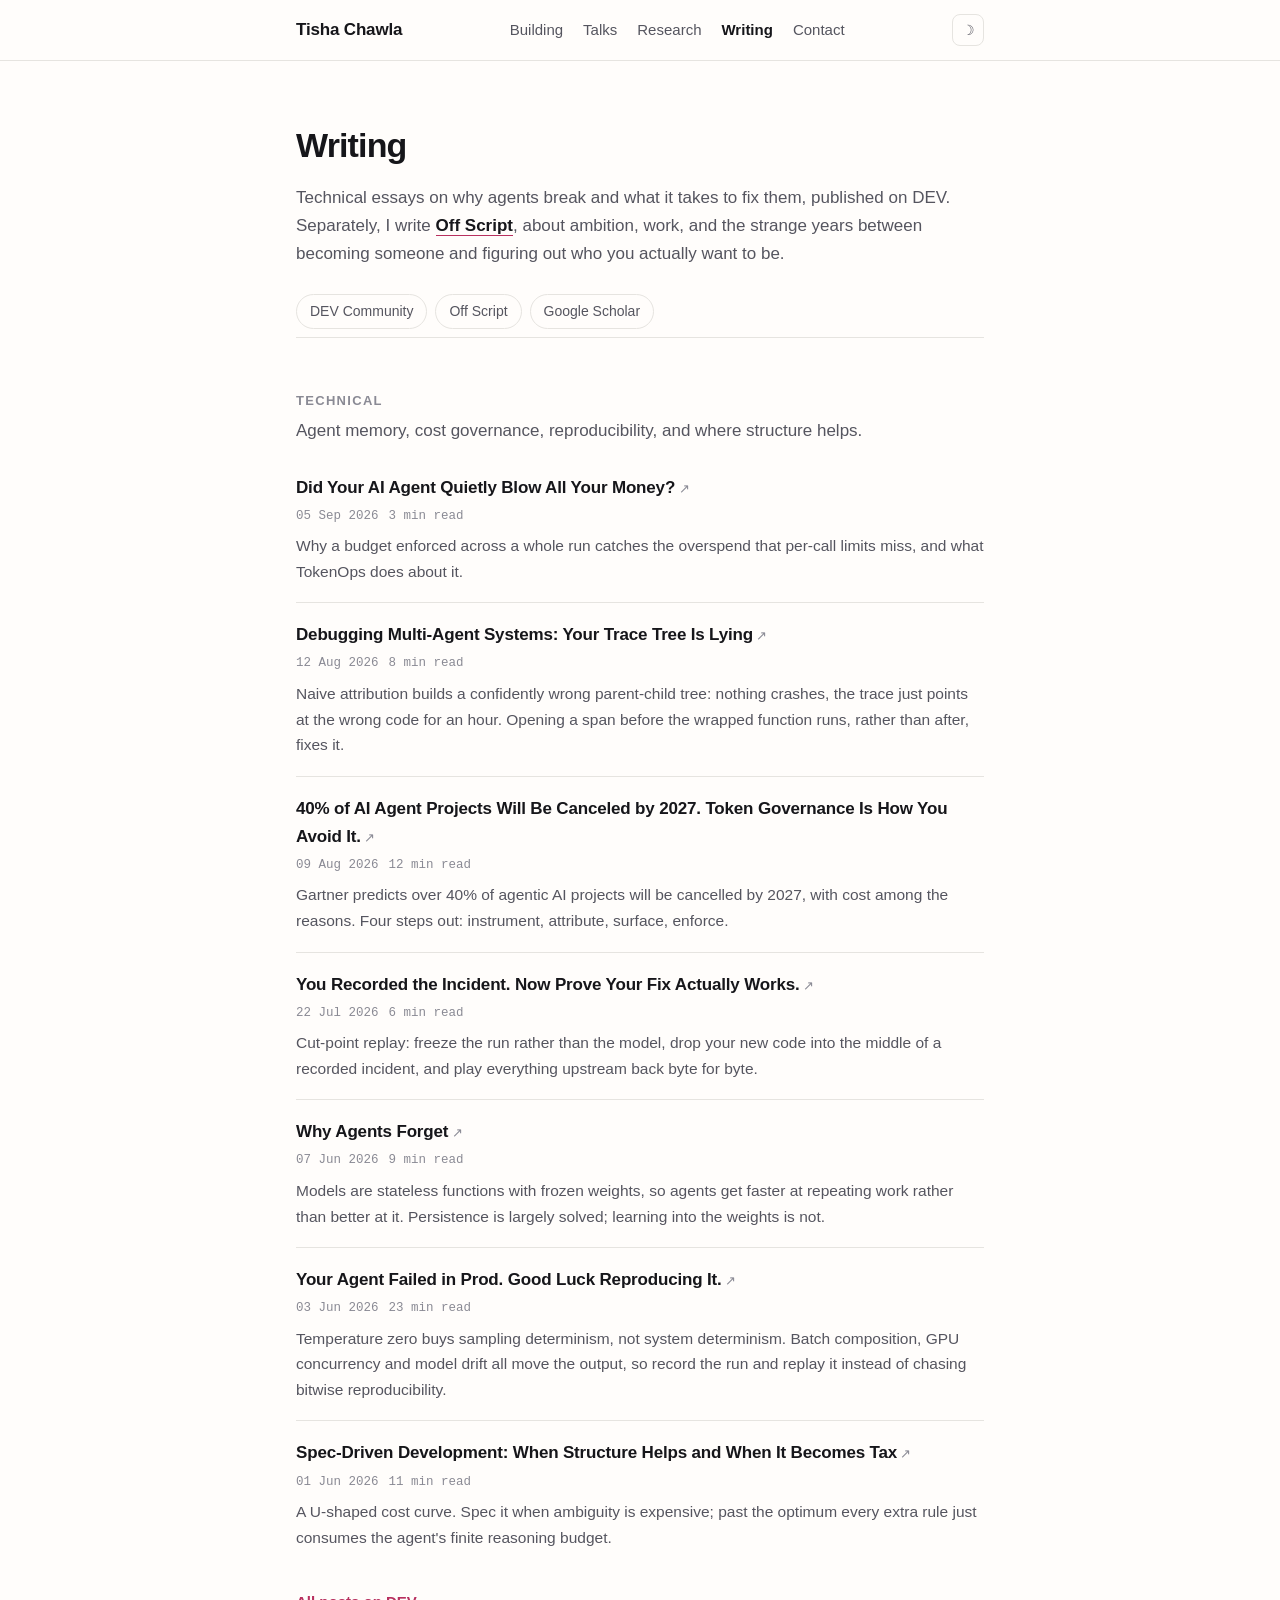
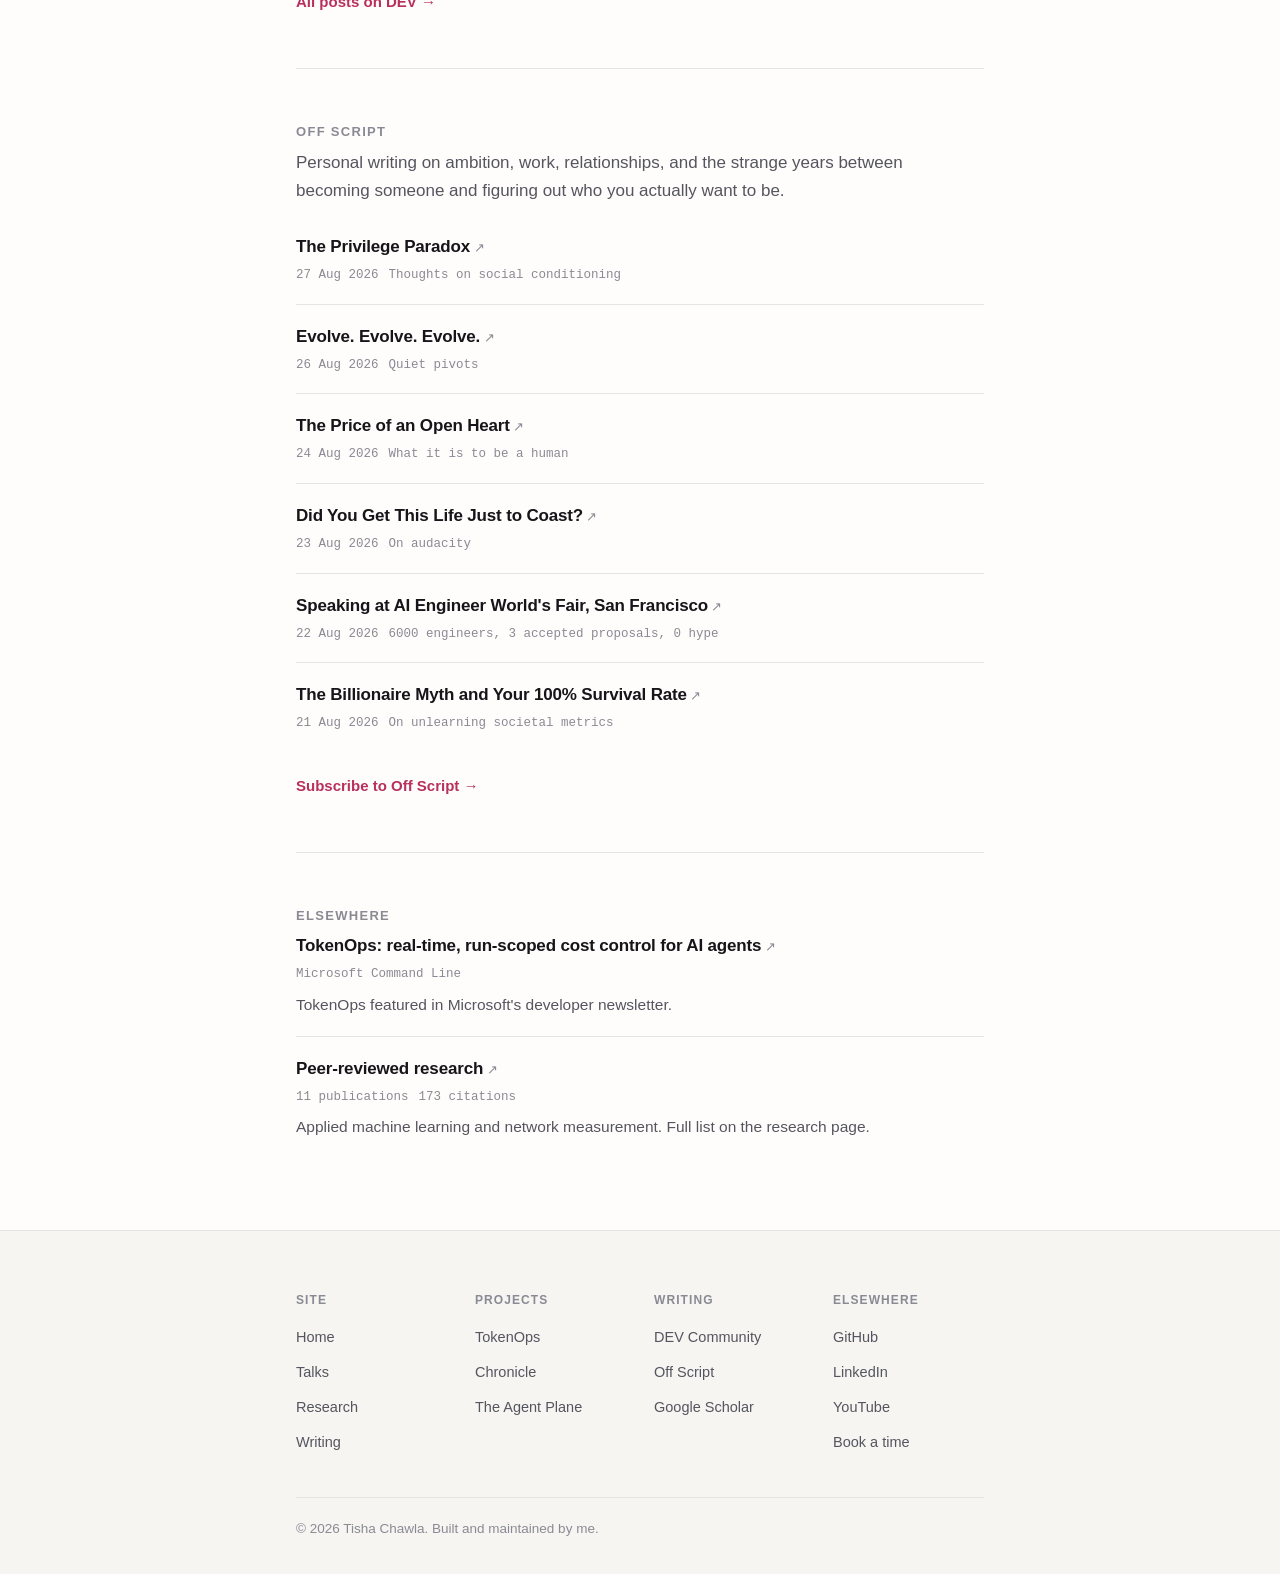
<file: writing/index.html>
<!DOCTYPE html>
<html lang="en">
<head>
<meta charset="utf-8" />
<meta name="viewport" content="width=device-width, initial-scale=1" />
<title>Writing &middot; Tisha Chawla</title>
<meta name="description" content="Essays by Tisha Chawla on agent engineering: memory, token governance, reproducibility and spec-driven development, plus personal writing at Off Script." />
<link rel="canonical" href="https://tishachawla.com/writing/" />
<meta property="og:type" content="website" />
<meta property="og:title" content="Writing &middot; Tisha Chawla" />
<meta property="og:description" content="Essays on agent engineering: memory, token governance, reproducibility and spec-driven development. Plus personal writing at Off Script." />
<meta property="og:url" content="https://tishachawla.com/writing/" />
<meta property="og:image" content="https://tishachawla.com/profile.png" />
<meta name="twitter:card" content="summary" />
<link rel="icon" href="../profile.png" />
<link rel="stylesheet" href="../assets/style.css" />
<script>
  (function () {
    var s = null;
    try { s = localStorage.getItem('theme'); } catch (e) {}
    var d = window.matchMedia && window.matchMedia('(prefers-color-scheme: dark)').matches;
    document.documentElement.setAttribute('data-theme', s || (d ? 'dark' : 'light'));
  })();
</script>
</head>
<body>
<a class="skip" href="#main">Skip to content</a>

<nav class="nav">
  <div class="nav-in">
    <a class="home" href="../">Tisha Chawla</a>
    <div class="nav-links">
      <a href="../#building">Building</a>
      <a href="../talks/">Talks</a>
      <a href="../research/">Research</a>
      <a href="./" aria-current="page">Writing</a>
      <a href="../#contact">Contact</a>
    </div>
    <button class="tog" type="button" aria-label="Toggle theme">&#9789;</button>
  </div>
</nav>

<main id="main">
<div class="wrap">

  <header class="hero">
    <h1>Writing</h1>
    <p>Technical essays on why agents break and what it takes to fix them, published on DEV. Separately, I write <a href="https://tishachawla.substack.com/">Off Script</a>, about ambition, work, and the strange years between becoming someone and figuring out who you actually want to be.</p>
    <div class="social">
      <a href="https://dev.to/tisha">DEV Community</a>
      <a href="https://tishachawla.substack.com/">Off Script</a>
      <a href="https://scholar.google.com/citations?user=1RlfxgwAAAAJ&amp;hl=en">Google Scholar</a>
    </div>
  </header>

  <section class="sec">
    <h2>Technical</h2>
    <p class="lede">Agent memory, cost governance, reproducibility, and where structure helps.</p>
    <ul class="list">
      <li>
        <a class="it-title" href="https://dev.to/tisha/did-your-ai-agent-quietly-blow-all-your-money-5e9c">Did Your AI Agent Quietly Blow All Your Money?</a>
        <div class="it-meta"><span>05 Sep 2026</span><span>3 min read</span></div>
        <p class="it-desc">Why a budget enforced across a whole run catches the overspend that per-call limits miss, and what TokenOps does about it.</p>
      </li>
      <li>
        <a class="it-title" href="https://dev.to/tisha/debugging-multi-agent-systems-your-trace-tree-is-lying-1oi9">Debugging Multi-Agent Systems: Your Trace Tree Is Lying</a>
        <div class="it-meta"><span>12 Aug 2026</span><span>8 min read</span></div>
        <p class="it-desc">Naive attribution builds a confidently wrong parent-child tree: nothing crashes, the trace just points at the wrong code for an hour. Opening a span before the wrapped function runs, rather than after, fixes it.</p>
      </li>
      <li>
        <a class="it-title" href="https://dev.to/tisha/40-of-ai-agent-projects-will-be-canceled-by-2027-token-governance-is-how-you-avoid-it-38id">40% of AI Agent Projects Will Be Canceled by 2027. Token Governance Is How You Avoid It.</a>
        <div class="it-meta"><span>09 Aug 2026</span><span>12 min read</span></div>
        <p class="it-desc">Gartner predicts over 40% of agentic AI projects will be cancelled by 2027, with cost among the reasons. Four steps out: instrument, attribute, surface, enforce.</p>
      </li>
      <li>
        <a class="it-title" href="https://dev.to/tisha/you-recorded-the-incident-now-prove-your-fix-actually-works-2cni">You Recorded the Incident. Now Prove Your Fix Actually Works.</a>
        <div class="it-meta"><span>22 Jul 2026</span><span>6 min read</span></div>
        <p class="it-desc">Cut-point replay: freeze the run rather than the model, drop your new code into the middle of a recorded incident, and play everything upstream back byte for byte.</p>
      </li>
      <li>
        <a class="it-title" href="https://dev.to/tisha/why-agents-forget-5b46">Why Agents Forget</a>
        <div class="it-meta"><span>07 Jun 2026</span><span>9 min read</span></div>
        <p class="it-desc">Models are stateless functions with frozen weights, so agents get faster at repeating work rather than better at it. Persistence is largely solved; learning into the weights is not.</p>
      </li>
      <li>
        <a class="it-title" href="https://dev.to/tisha/your-agent-failed-in-prod-good-luck-reproducing-it-56ci">Your Agent Failed in Prod. Good Luck Reproducing It.</a>
        <div class="it-meta"><span>03 Jun 2026</span><span>23 min read</span></div>
        <p class="it-desc">Temperature zero buys sampling determinism, not system determinism. Batch composition, GPU concurrency and model drift all move the output, so record the run and replay it instead of chasing bitwise reproducibility.</p>
      </li>
      <li>
        <a class="it-title" href="https://dev.to/tisha/spec-driven-development-when-structure-helps-and-when-it-becomes-tax-1f66">Spec-Driven Development: When Structure Helps and When It Becomes Tax</a>
        <div class="it-meta"><span>01 Jun 2026</span><span>11 min read</span></div>
        <p class="it-desc">A U-shaped cost curve. Spec it when ambiguity is expensive; past the optimum every extra rule just consumes the agent's finite reasoning budget.</p>
      </li>
    </ul>
    <a class="more" href="https://dev.to/tisha">All posts on DEV &rarr;</a>
  </section>

  <section class="sec">
    <h2>Off Script</h2>
    <p class="lede">Personal writing on ambition, work, relationships, and the strange years between becoming someone and figuring out who you actually want to be.</p>
    <ul class="list">
      <li>
        <a class="it-title" href="https://tishachawla.substack.com/p/the-privilege-paradox">The Privilege Paradox</a>
        <div class="it-meta"><span>27 Aug 2026</span><span>Thoughts on social conditioning</span></div>
      </li>
      <li>
        <a class="it-title" href="https://tishachawla.substack.com/p/evolve-evolve-evolve">Evolve. Evolve. Evolve.</a>
        <div class="it-meta"><span>26 Aug 2026</span><span>Quiet pivots</span></div>
      </li>
      <li>
        <a class="it-title" href="https://tishachawla.substack.com/p/the-price-of-an-open-heart">The Price of an Open Heart</a>
        <div class="it-meta"><span>24 Aug 2026</span><span>What it is to be a human</span></div>
      </li>
      <li>
        <a class="it-title" href="https://tishachawla.substack.com/p/did-you-get-this-life-just-to-coast">Did You Get This Life Just to Coast?</a>
        <div class="it-meta"><span>23 Aug 2026</span><span>On audacity</span></div>
      </li>
      <li>
        <a class="it-title" href="https://tishachawla.substack.com/p/speaking-at-ai-engineer-worlds-fair">Speaking at AI Engineer World's Fair, San Francisco</a>
        <div class="it-meta"><span>22 Aug 2026</span><span>6000 engineers, 3 accepted proposals, 0 hype</span></div>
      </li>
      <li>
        <a class="it-title" href="https://tishachawla.substack.com/p/the-billionaire-myth-and-your-100">The Billionaire Myth and Your 100% Survival Rate</a>
        <div class="it-meta"><span>21 Aug 2026</span><span>On unlearning societal metrics</span></div>
      </li>
    </ul>
    <a class="more" href="https://tishachawla.substack.com/">Subscribe to Off Script &rarr;</a>
  </section>

  <section class="sec">
    <h2>Elsewhere</h2>
    <ul class="list">
      <li>
        <a class="it-title" href="https://commandline.microsoft.com/tokenops-real-time-run-scoped-cost-control-ai-agents/">TokenOps: real-time, run-scoped cost control for AI agents</a>
        <div class="it-meta"><span>Microsoft Command Line</span></div>
        <p class="it-desc">TokenOps featured in Microsoft's developer newsletter.</p>
      </li>
      <li>
        <a class="it-title" href="https://scholar.google.com/citations?user=1RlfxgwAAAAJ&amp;hl=en">Peer-reviewed research</a>
        <div class="it-meta"><span>11 publications</span><span>173 citations</span></div>
        <p class="it-desc">Applied machine learning and network measurement. Full list on the <a href="../research/">research page</a>.</p>
      </li>
    </ul>
  </section>

</div>
</main>

<footer class="foot">
  <div class="wrap">
    <div class="foot-cols">
      <div>
        <h4>Site</h4>
        <ul>
          <li><a href="../">Home</a></li>
          <li><a href="../talks/">Talks</a></li>
          <li><a href="../research/">Research</a></li>
          <li><a href="./">Writing</a></li>
        </ul>
      </div>
      <div>
        <h4>Projects</h4>
        <ul>
          <li><a href="https://github.com/theagentplane/tokenops">TokenOps</a></li>
          <li><a href="https://github.com/theagentplane/chronicle">Chronicle</a></li>
          <li><a href="https://github.com/theagentplane">The Agent Plane</a></li>
        </ul>
      </div>
      <div>
        <h4>Writing</h4>
        <ul>
          <li><a href="https://dev.to/tisha">DEV Community</a></li>
          <li><a href="https://tishachawla.substack.com/">Off Script</a></li>
          <li><a href="https://scholar.google.com/citations?user=1RlfxgwAAAAJ&amp;hl=en">Google Scholar</a></li>
        </ul>
      </div>
      <div>
        <h4>Elsewhere</h4>
        <ul>
          <li><a href="https://github.com/tishachawla-jg">GitHub</a></li>
          <li><a href="https://www.linkedin.com/in/tisha-chawla/">LinkedIn</a></li>
          <li><a href="https://www.youtube.com/@tisha_talks_tech">YouTube</a></li>
          <li><a href="https://calendly.com/tishachawla5/tisha-chawla">Book a time</a></li>
        </ul>
      </div>
    </div>
    <p class="foot-base">&copy; <span id="year">2026</span> Tisha Chawla. Built and maintained by me.</p>
  </div>
</footer>

<script src="../assets/main.js"></script>
</body>
</html>
</file>
<file: assets/style.css>
/* Tisha Chawla — personal site
   One stylesheet, shared by every page. Text-first, minimal chrome. */

:root {
  --bg:        #fffdfb;
  --bg-alt:    #f6f5f2;
  --text:      #16161a;
  --text-mid:  #55555f;
  --text-dim:  #8a8a94;
  --rule:      #e6e4e0;
  --accent:    #b8305f;
  --accent-bg: #fceef3;
  --font: ui-sans-serif, -apple-system, BlinkMacSystemFont, "Segoe UI", Inter, Roboto, Helvetica, Arial, sans-serif;
  --mono: ui-monospace, "SF Mono", "Cascadia Code", Menlo, Consolas, monospace;
  --measure: 46rem;
}

[data-theme="dark"] {
  --bg:        #0d0d10;
  --bg-alt:    #16161b;
  --text:      #f0efed;
  --text-mid:  #a5a5af;
  --text-dim:  #74747e;
  --rule:      #26262d;
  --accent:    #f2879f;
  --accent-bg: #26141c;
}

*, *::before, *::after { box-sizing: border-box; }
body, h1, h2, h3, p, ul, ol, li, figure, blockquote, dl, dd { margin: 0; padding: 0; }
html { -webkit-text-size-adjust: 100%; }

body {
  font-family: var(--font);
  background: var(--bg);
  color: var(--text);
  font-size: 17px;
  line-height: 1.65;
  -webkit-font-smoothing: antialiased;
}

a { color: inherit; text-decoration: none; }
a:focus-visible, button:focus-visible {
  outline: 2px solid var(--accent);
  outline-offset: 3px;
  border-radius: 3px;
}

.wrap { max-width: var(--measure); margin: 0 auto; padding: 0 24px; }
.mono { font-family: var(--mono); }

/* ---------- skip link ---------- */

.skip {
  position: absolute; left: -9999px;
  background: var(--accent); color: #fff;
  padding: 10px 16px; border-radius: 6px; z-index: 100;
}
.skip:focus { left: 16px; top: 16px; }

/* ---------- nav ---------- */

.nav { border-bottom: 1px solid var(--rule); background: var(--bg); }
.nav-in {
  max-width: var(--measure); margin: 0 auto; padding: 0 24px;
  height: 60px; display: flex; align-items: center; justify-content: space-between; gap: 16px;
}
.nav a.home { font-weight: 600; letter-spacing: -0.01em; white-space: nowrap; }
.nav-links { display: flex; align-items: center; gap: 20px; flex-wrap: wrap; }
.nav-links a { font-size: 15px; color: var(--text-mid); }
.nav-links a:hover { color: var(--text); }
.nav-links a[aria-current="page"] { color: var(--text); font-weight: 550; }

.tog {
  background: none; border: 1px solid var(--rule); color: var(--text-mid);
  width: 32px; height: 32px; border-radius: 8px; cursor: pointer;
  font-size: 14px; line-height: 1; display: inline-flex; align-items: center; justify-content: center;
  flex: 0 0 auto;
}
.tog:hover { background: var(--bg-alt); color: var(--text); }

@media (max-width: 620px) {
  .nav-in { height: auto; padding-top: 12px; padding-bottom: 12px; flex-wrap: wrap; }
  .nav-links { gap: 16px; order: 3; width: 100%; }
  .nav-links a { font-size: 14.5px; }
}

/* ---------- hero ---------- */

.hero { padding: 64px 0 8px; }
.hero-top { display: flex; gap: 32px; align-items: flex-start; }
.hero h1 { font-size: 34px; line-height: 1.2; letter-spacing: -0.025em; font-weight: 620; margin-bottom: 18px; }
.hero p { color: var(--text-mid); margin-bottom: 16px; }
.hero p strong, .hero p a { color: var(--text); font-weight: 550; }
.hero p a { border-bottom: 1px solid var(--accent); }
.avatar {
  width: 116px; height: 116px; border-radius: 50%;
  object-fit: cover; flex: 0 0 auto; border: 1px solid var(--rule);
}
@media (max-width: 620px) {
  .hero { padding-top: 40px; }
  .hero-top { flex-direction: column-reverse; gap: 20px; }
  .avatar { width: 88px; height: 88px; }
  .hero h1 { font-size: 29px; }
}

/* ---------- social row ---------- */

.social { display: flex; flex-wrap: wrap; gap: 8px; margin-top: 26px; }
.social a {
  font-size: 14px; color: var(--text-mid);
  border: 1px solid var(--rule); border-radius: 999px; padding: 5px 13px;
}
.social a:hover { color: var(--accent); border-color: var(--accent); background: var(--accent-bg); }

/* ---------- sections ---------- */

.sec { padding: 52px 0; border-top: 1px solid var(--rule); }
.sec > h2 {
  font-size: 13px; text-transform: uppercase; letter-spacing: 0.1em;
  color: var(--text-dim); font-weight: 600; margin-bottom: 6px;
}
.sec .lede { color: var(--text-mid); margin-bottom: 28px; max-width: 38rem; }
.sec .lede a { color: var(--text); border-bottom: 1px solid var(--accent); }
.sec .lede a:hover { color: var(--accent); }
.sec h3.grp {
  font-size: 15px; font-weight: 600; margin: 40px 0 14px;
  padding-bottom: 8px; border-bottom: 1px solid var(--rule);
}
.sec h3.grp:first-of-type { margin-top: 0; }

/* ---------- item list: talks, posts, papers, projects ---------- */

.list { list-style: none; display: flex; flex-direction: column; }
.list > li { padding: 18px 0; border-bottom: 1px solid var(--rule); }
.list > li:first-child { padding-top: 0; }
.list > li:last-child { border-bottom: none; }

.it-title { font-size: 17px; font-weight: 550; letter-spacing: -0.01em; display: block; }
a.it-title:hover { color: var(--accent); }
a.it-title::after { content: " \2197"; font-size: 13px; color: var(--text-dim); }
a.it-title:hover::after { color: var(--accent); }
.it-meta {
  font-family: var(--mono); font-size: 12.5px; color: var(--text-dim);
  margin-top: 4px; display: flex; flex-wrap: wrap; gap: 4px 10px;
}
.it-desc { color: var(--text-mid); font-size: 15.5px; margin-top: 7px; }
.it-links { margin-top: 8px; display: flex; flex-wrap: wrap; gap: 14px; }
.it-links a { font-size: 14px; color: var(--accent); border-bottom: 1px solid transparent; }
.it-links a:hover { border-bottom-color: var(--accent); }

.tag {
  font-family: var(--mono); font-size: 11px; letter-spacing: 0.04em; text-transform: uppercase;
  color: var(--accent); background: var(--accent-bg);
  padding: 2px 8px; border-radius: 4px; white-space: nowrap;
}

.more { display: inline-block; margin-top: 22px; font-size: 15px; color: var(--accent); font-weight: 550; }
.more:hover { border-bottom: 1px solid var(--accent); }

/* ---------- research stats ---------- */

.stats { display: flex; flex-wrap: wrap; gap: 28px; margin-bottom: 28px; }
.stat .n { font-size: 27px; font-weight: 600; letter-spacing: -0.02em; display: block; line-height: 1.2; }
.stat .l { font-size: 13px; color: var(--text-dim); }

/* ---------- quote ---------- */

.quote { padding: 52px 0; border-top: 1px solid var(--rule); text-align: center; }
.quote blockquote {
  font-size: 19px; line-height: 1.6; letter-spacing: -0.01em;
  white-space: pre-line; color: var(--text);
}
.quote cite { display: block; margin-top: 16px; font-size: 13.5px; color: var(--text-dim); font-style: normal; }

/* ---------- footer ---------- */

.foot { border-top: 1px solid var(--rule); background: var(--bg-alt); padding: 44px 0 34px; margin-top: 20px; }
.foot-cols { display: grid; grid-template-columns: repeat(4, 1fr); gap: 28px; }
.foot h4 { font-size: 12px; text-transform: uppercase; letter-spacing: 0.09em; color: var(--text-dim); font-weight: 600; margin-bottom: 12px; }
.foot ul { list-style: none; }
.foot li { margin-bottom: 7px; }
.foot li a { font-size: 14.5px; color: var(--text-mid); }
.foot li a:hover { color: var(--accent); }
.foot-base { margin-top: 34px; padding-top: 20px; border-top: 1px solid var(--rule); font-size: 13.5px; color: var(--text-dim); }
@media (max-width: 620px) { .foot-cols { grid-template-columns: repeat(2, 1fr); gap: 24px; } }
</file>
